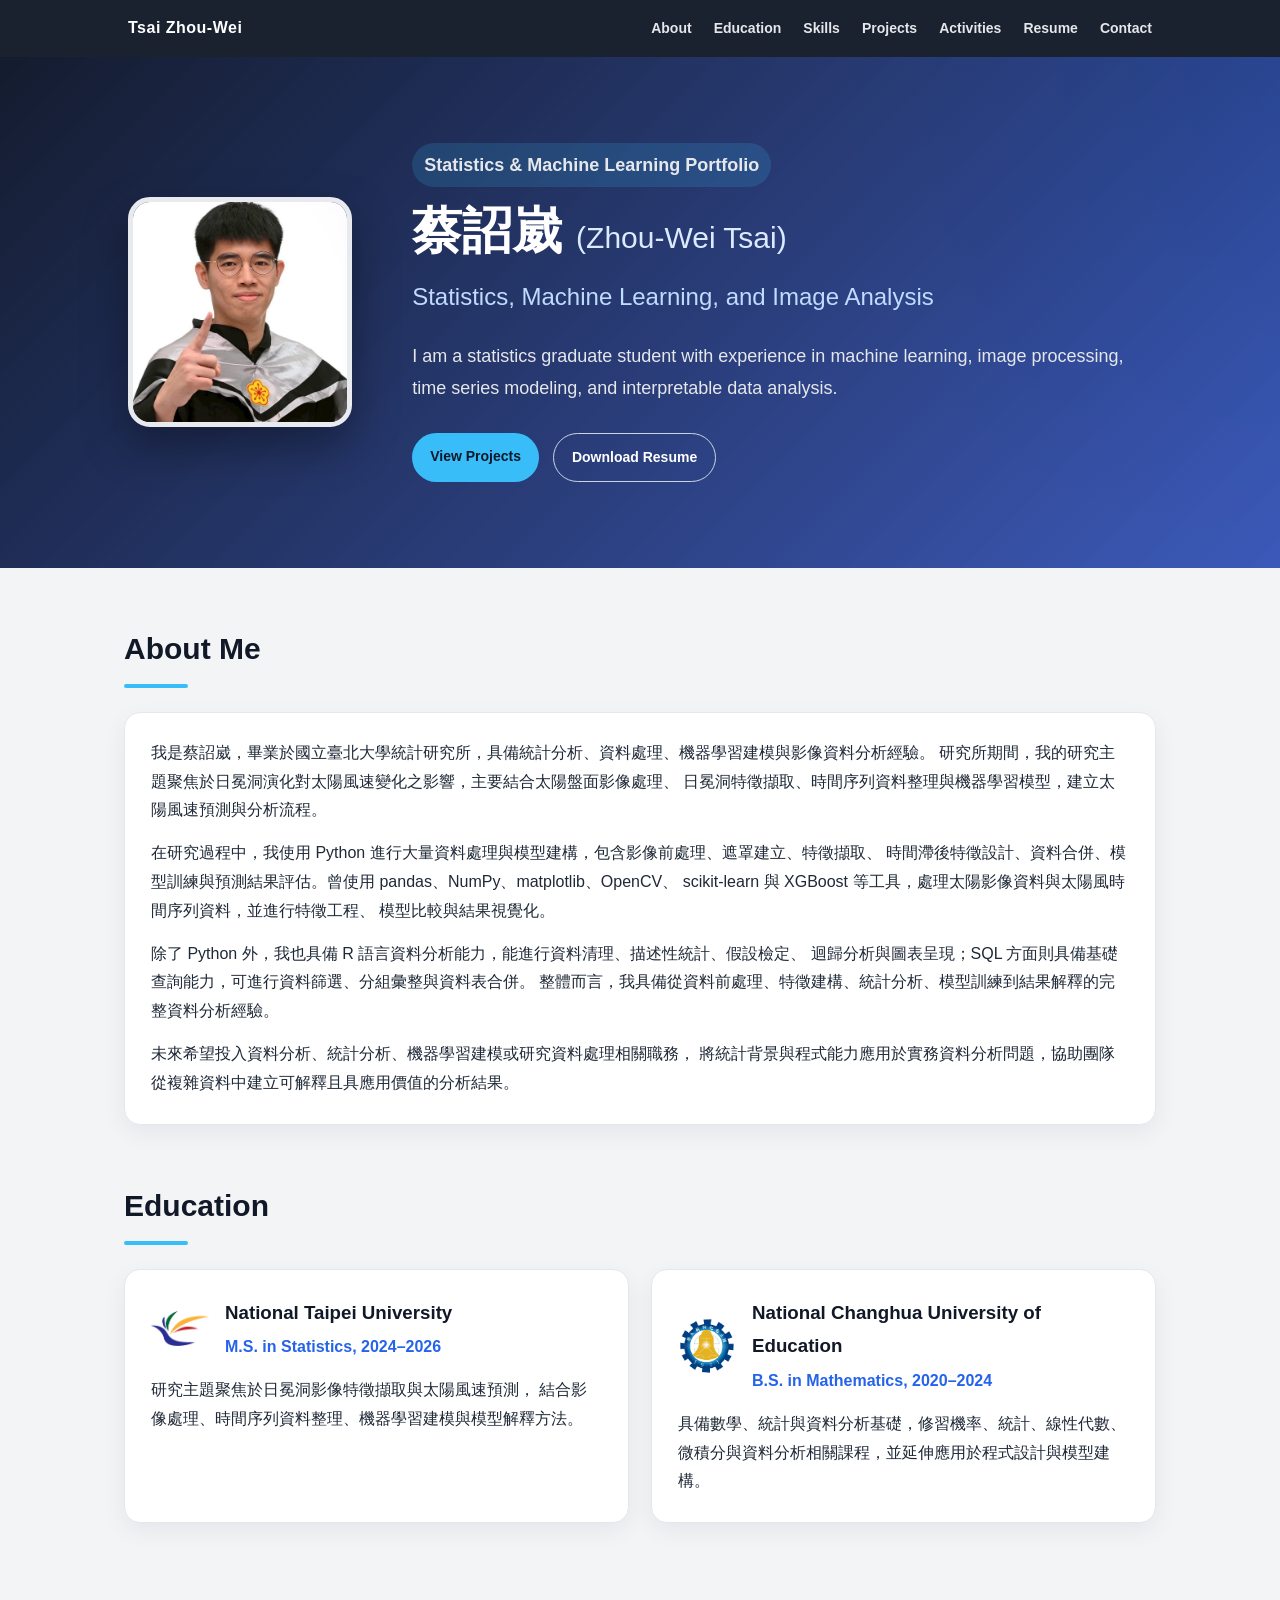
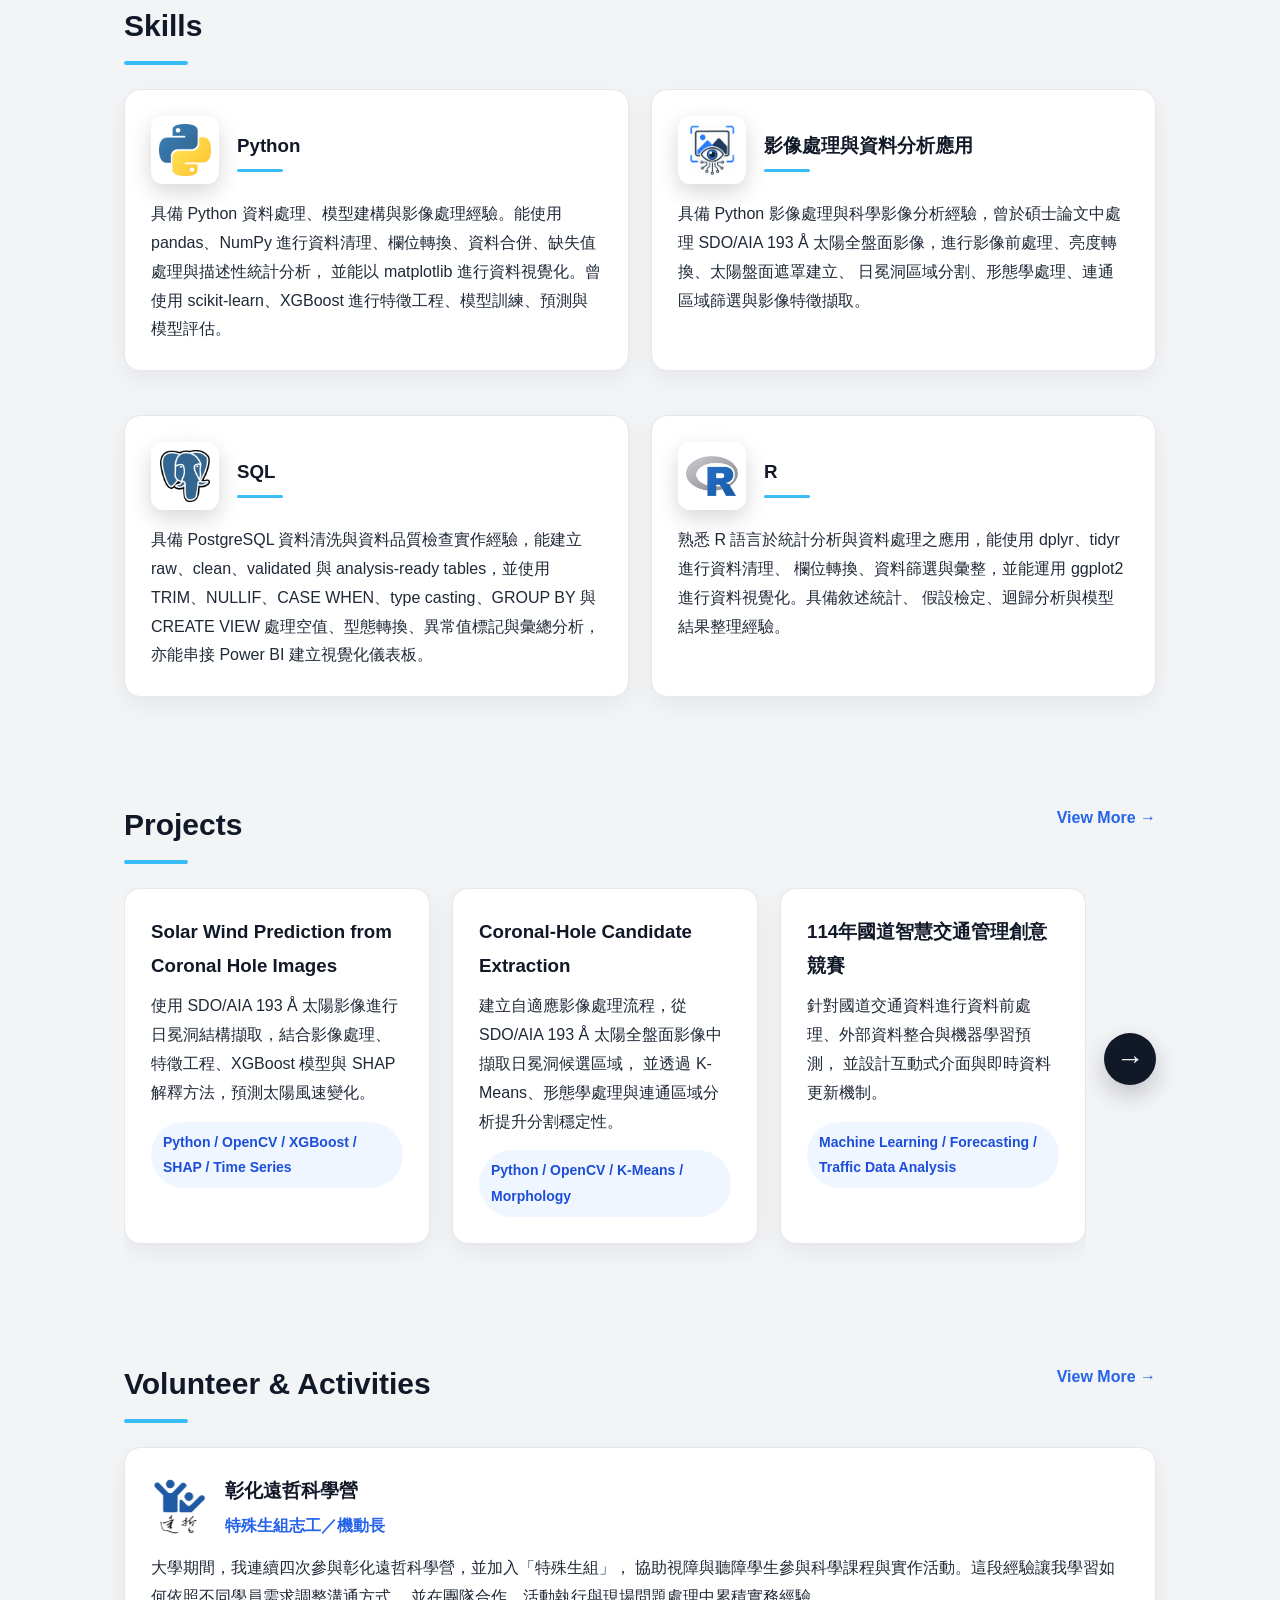
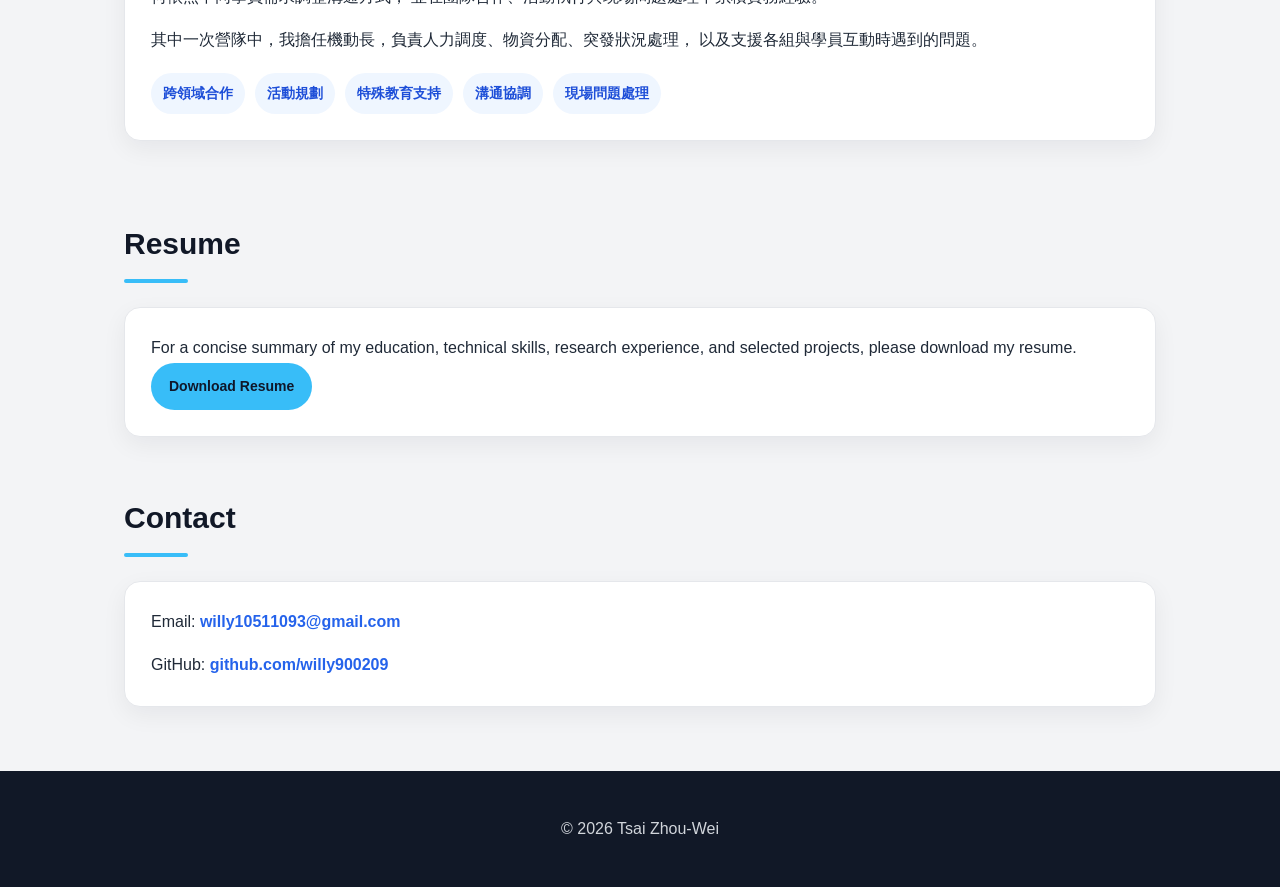
<file: index.html>
<!DOCTYPE html>
<html lang="zh-Hant">
<head>
  <meta charset="UTF-8">
  <meta name="viewport" content="width=device-width, initial-scale=1.0">
  <title>蔡詔崴 | Portfolio</title>
  <link rel="stylesheet" href="style.css">
</head>

<body>

  <nav class="navbar">
    <div class="nav-logo">Tsai Zhou-Wei</div>
    <div class="nav-links">
      <a href="#about">About</a>
      <a href="#education">Education</a>
      <a href="#skills">Skills</a>
      <a href="#projects">Projects</a>
      <a href="#volunteer">Activities</a>
      <a href="assets/resume.pdf" target="_blank">Resume</a>
      <a href="#contact">Contact</a>
    </div>
  </nav>

  <header class="hero">
    <div class="hero-content">
      <img src="./assets/profile.jpg" alt="蔡詔崴 profile photo" class="profile-photo">

      <div class="hero-text">
        <p class="hero-label">Statistics & Machine Learning Portfolio</p>
        <h1>蔡詔崴 <span>(Zhou-Wei Tsai)</span></h1>
        <h2>Statistics, Machine Learning, and Image Analysis</h2>
        <p>
          I am a statistics graduate student with experience in machine learning,
          image processing, time series modeling, and interpretable data analysis.
        </p>

        <div class="hero-buttons">
          <a href="projects.html" class="btn primary-btn">View Projects</a>
          <a href="assets/resume.pdf" target="_blank" class="btn secondary-btn">Download Resume</a>
        </div>
      </div>
    </div>
  </header>

  <section id="about">
    <h2>About Me</h2>

    <div class="content-card">
      <p>
        我是蔡詔崴，畢業於國立臺北大學統計研究所，具備統計分析、資料處理、機器學習建模與影像資料分析經驗。
        研究所期間，我的研究主題聚焦於日冕洞演化對太陽風速變化之影響，主要結合太陽盤面影像處理、
        日冕洞特徵擷取、時間序列資料整理與機器學習模型，建立太陽風速預測與分析流程。
      </p>

      <p>
        在研究過程中，我使用 Python 進行大量資料處理與模型建構，包含影像前處理、遮罩建立、特徵擷取、
        時間滯後特徵設計、資料合併、模型訓練與預測結果評估。曾使用 pandas、NumPy、matplotlib、OpenCV、
        scikit-learn 與 XGBoost 等工具，處理太陽影像資料與太陽風時間序列資料，並進行特徵工程、
        模型比較與結果視覺化。
      </p>

      <p>
        除了 Python 外，我也具備 R 語言資料分析能力，能進行資料清理、描述性統計、假設檢定、
        迴歸分析與圖表呈現；SQL 方面則具備基礎查詢能力，可進行資料篩選、分組彙整與資料表合併。
        整體而言，我具備從資料前處理、特徵建構、統計分析、模型訓練到結果解釋的完整資料分析經驗。
      </p>

      <p>
        未來希望投入資料分析、統計分析、機器學習建模或研究資料處理相關職務，
        將統計背景與程式能力應用於實務資料分析問題，協助團隊從複雜資料中建立可解釋且具應用價值的分析結果。
      </p>
    </div>
  </section>

  <section id="education">
    <h2>Education</h2>

    <div class="two-column">
      <div class="education-card">
        <div class="education-header">
          <img src="./assets/ntpu_logo.png" alt="National Taipei University logo" class="school-logo">

          <div>
            <h3>National Taipei University</h3>
            <p class="education-meta">M.S. in Statistics, 2024–2026</p>
          </div>
        </div>

        <p>
          研究主題聚焦於日冕洞影像特徵擷取與太陽風速預測，
          結合影像處理、時間序列資料整理、機器學習建模與模型解釋方法。
        </p>
      </div>

      <div class="education-card">
        <div class="education-header">
          <img src="./assets/ncue_logo.png" alt="National Changhua University of Education logo" class="school-logo">

          <div>
            <h3>National Changhua University of Education</h3>
            <p class="education-meta">B.S. in Mathematics, 2020–2024</p>
          </div>
        </div>

        <p>
          具備數學、統計與資料分析基礎，修習機率、統計、線性代數、
          微積分與資料分析相關課程，並延伸應用於程式設計與模型建構。
        </p>
      </div>
    </div>
  </section>

<section id="skills">
  <h2>Skills</h2>

  <div class="skill-grid">

    <div class="skill-card">
      <div class="skill-header">
        <img src="./assets/python_logo.jpg" alt="Python logo" class="skill-logo">

        <div>
          <h3>Python</h3>
        </div>
      </div>

      <p>
        具備 Python 資料處理、模型建構與影像處理經驗。能使用 pandas、NumPy
        進行資料清理、欄位轉換、資料合併、缺失值處理與描述性統計分析，
        並能以 matplotlib 進行資料視覺化。曾使用 scikit-learn、XGBoost
        進行特徵工程、模型訓練、預測與模型評估。
      </p>
    </div>

    <div class="skill-card">
      <div class="skill-header">
        <img src="./assets/image_processing_logo.png" alt="Image processing logo" class="skill-logo">

        <div>
          <h3>影像處理與資料分析應用</h3>
        </div>
      </div>

      <p>
        具備 Python 影像處理與科學影像分析經驗，曾於碩士論文中處理
        SDO/AIA 193 Å 太陽全盤面影像，進行影像前處理、亮度轉換、太陽盤面遮罩建立、
        日冕洞區域分割、形態學處理、連通區域篩選與影像特徵擷取。
      </p>
    </div>

    <div class="skill-card">
      <div class="skill-header">
        <img src="./assets/pgadmin_logo.jpg" alt="SQL logo" class="skill-logo">

        <div>
          <h3>SQL</h3>
        </div>
      </div>

      <p>
      具備 PostgreSQL 資料清洗與資料品質檢查實作經驗，能建立 raw、clean、validated 與 analysis-ready tables，並使用 TRIM、NULLIF、CASE WHEN、type casting、GROUP BY 與 CREATE VIEW 處理空值、型態轉換、異常值標記與彙總分析，亦能串接 Power BI 建立視覺化儀表板。
      </p>
    </div>

    <div class="skill-card">
      <div class="skill-header">
        <img src="./assets/R_logo.jpg" alt="R logo" class="skill-logo">

        <div>
          <h3>R</h3>
        </div>
      </div>

      <p>
        熟悉 R 語言於統計分析與資料處理之應用，能使用 dplyr、tidyr 進行資料清理、
        欄位轉換、資料篩選與彙整，並能運用 ggplot2 進行資料視覺化。具備敘述統計、
        假設檢定、迴歸分析與模型結果整理經驗。
      </p>
    </div>

  </div>
</section>

  <section id="projects">
    <div class="section-title-row">
      <h2>Projects</h2>
      <a href="projects.html" class="view-more">View More →</a>
    </div>

    <div class="project-carousel">
      <div class="project-window" id="projectWindow">
        <div class="project-grid" id="homeProjectGrid">

          <div class="project-card">
            <h3>Solar Wind Prediction from Coronal Hole Images</h3>
            <p>
              使用 SDO/AIA 193 Å 太陽影像進行日冕洞結構擷取，結合影像處理、
              特徵工程、XGBoost 模型與 SHAP 解釋方法，預測太陽風速變化。
            </p>
            <p class="tags">Python / OpenCV / XGBoost / SHAP / Time Series</p>
          </div>

          <div class="project-card">
            <h3>Coronal-Hole Candidate Extraction</h3>
            <p>
              建立自適應影像處理流程，從 SDO/AIA 193 Å 太陽全盤面影像中擷取日冕洞候選區域，
              並透過 K-Means、形態學處理與連通區域分析提升分割穩定性。
            </p>
            <p class="tags">Python / OpenCV / K-Means / Morphology</p>
          </div>

          <div class="project-card">
            <h3>114年國道智慧交通管理創意競賽</h3>
            <p>
              針對國道交通資料進行資料前處理、外部資料整合與機器學習預測，
              並設計互動式介面與即時資料更新機制。
            </p>
            <p class="tags">Machine Learning / Forecasting / Traffic Data Analysis</p>
          </div>

          <div class="project-card">
            <h3>Clinical Data Analysis with Propensity Score Methods</h3>
            <p>
              針對臨床觀察性資料進行 treatment effect 分析，使用 Propensity Score
              regression、matching、stratification、IPTW、Bootstrap CI 與 Bayesian methods
              比較不同方法下的估計結果。
            </p>
            <p class="tags">R / Propensity Score / Bootstrap / Bayesian Analysis</p>
          </div>

          <div class="project-card">
            <h3>Time Series Modeling</h3>
            <p>
              建立 SARIMA 模型，進行模型識別、參數估計、殘差診斷與外部預測，
              並比較 AIC/BIC 與不同模型設定下的預測表現。
            </p>
            <p class="tags">R / SARIMA / Forecasting / Model Diagnostics</p>
          </div>

        </div>
      </div>

      <button class="project-arrow" id="nextHomeProject" aria-label="Next project">
        <span class="arrow-icon">→</span>
      </button>
    </div>
  </section>

  <section id="volunteer">
    <div class="section-title-row">
      <h2>Volunteer & Activities</h2>
      <a href="activities.html" class="view-more">View More →</a>
    </div>

    <div class="one-column">
      <div class="education-card volunteer-card">
        <div class="education-header">
          <img src="./assets/logo.png" alt="彰化遠哲科學營 logo" class="school-logo">

          <div>
            <h3>彰化遠哲科學營</h3>
            <p class="education-meta">特殊生組志工／機動長</p>
          </div>
        </div>

        <p>
          大學期間，我連續四次參與彰化遠哲科學營，並加入「特殊生組」，
          協助視障與聽障學生參與科學課程與實作活動。這段經驗讓我學習如何依照不同學員需求調整溝通方式，
          並在團隊合作、活動執行與現場問題處理中累積實務經驗。
        </p>

        <p>
          其中一次營隊中，我擔任機動長，負責人力調度、物資分配、突發狀況處理，
          以及支援各組與學員互動時遇到的問題。
        </p>

        <div class="skill-tags">
          <span>跨領域合作</span>
          <span>活動規劃</span>
          <span>特殊教育支持</span>
          <span>溝通協調</span>
          <span>現場問題處理</span>
        </div>
      </div>
    </div>
  </section>
  
  <section id="resume">
    <h2>Resume</h2>

    <div class="resume-card">
      <p>
        For a concise summary of my education, technical skills, research experience, and selected projects, please download my resume.
      <a href="assets/resume.pdf" target="_blank" class="btn primary-btn">Download Resume</a>
    </div>
  </section>

  <section id="contact">
    <h2>Contact</h2>

    <div class="contact-card">
      <p>Email: <a href="mailto:willy10511093@gmail.com">willy10511093@gmail.com</a></p>
      <p>GitHub: <a href="https://github.com/willy900209" target="_blank">github.com/willy900209</a></p>
    </div>
  </section>

  <footer>
    <p>© 2026 Tsai Zhou-Wei</p>
  </footer>

  <script>
    document.addEventListener("DOMContentLoaded", () => {
      /* Home page project carousel */
      const homeProjectCards = Array.from(document.querySelectorAll("#homeProjectGrid .project-card"));
      const nextHomeProjectButton = document.getElementById("nextHomeProject");
      const projectWindow = document.getElementById("projectWindow");

      const visibleProjectCount = 3;
      let currentProjectStart = 0;

      function updateHomeProjects() {
        homeProjectCards.forEach((card) => {
          card.classList.remove("is-visible");
          card.style.order = "";
        });

        const totalProjects = homeProjectCards.length;
        const count = Math.min(visibleProjectCount, totalProjects);

        for (let i = 0; i < count; i++) {
          const index = (currentProjectStart + i) % totalProjects;
          homeProjectCards[index].classList.add("is-visible");
          homeProjectCards[index].style.order = i;
        }
      }

      if (homeProjectCards.length > 0 && nextHomeProjectButton && projectWindow) {
        nextHomeProjectButton.addEventListener("click", () => {
          currentProjectStart = (currentProjectStart + 1) % homeProjectCards.length;

          projectWindow.classList.remove("is-animating");
          void projectWindow.offsetWidth;
          projectWindow.classList.add("is-animating");

          const arrowIcon = nextHomeProjectButton.querySelector(".arrow-icon");
          if (arrowIcon) {
            arrowIcon.classList.remove("rotate");
            void arrowIcon.offsetWidth;
            arrowIcon.classList.add("rotate");
          }

          updateHomeProjects();
        });

        updateHomeProjects();
      }

      /* Volunteer gallery carousel */
      const volunteerGallery = document.querySelector(".volunteer-gallery-block");

      const volunteerImages = volunteerGallery
        ? Array.from(volunteerGallery.querySelectorAll(".gallery-image"))
        : [];

      const volunteerPrev = volunteerGallery
        ? volunteerGallery.querySelector(".gallery-prev")
        : null;

      const volunteerNext = volunteerGallery
        ? volunteerGallery.querySelector(".gallery-next")
        : null;

      let volunteerStartIndex = 0;

      function getVolunteerVisibleCount() {
        return window.innerWidth <= 768 ? 1 : 3;
      }

      function updateVolunteerGallery() {
        volunteerImages.forEach((img) => {
          img.classList.remove("is-visible");
          img.style.order = "";
        });

        const totalImages = volunteerImages.length;
        const count = Math.min(getVolunteerVisibleCount(), totalImages);

        for (let i = 0; i < count; i++) {
          const index = (volunteerStartIndex + i) % totalImages;
          volunteerImages[index].classList.add("is-visible");
          volunteerImages[index].style.order = i;
        }
      }

      function spinGalleryArrow(button) {
        const icon = button.querySelector(".gallery-icon");

        if (!icon) return;

        icon.classList.remove("rotate");
        void icon.offsetWidth;
        icon.classList.add("rotate");
      }

      if (volunteerImages.length > 0 && volunteerPrev && volunteerNext) {
        volunteerPrev.addEventListener("click", () => {
          volunteerStartIndex =
            (volunteerStartIndex - 1 + volunteerImages.length) % volunteerImages.length;

          spinGalleryArrow(volunteerPrev);
          updateVolunteerGallery();
        });

        volunteerNext.addEventListener("click", () => {
          volunteerStartIndex =
            (volunteerStartIndex + 1) % volunteerImages.length;

          spinGalleryArrow(volunteerNext);
          updateVolunteerGallery();
        });

        window.addEventListener("resize", updateVolunteerGallery);

        updateVolunteerGallery();
      }
    });
  </script>

</body>
</html>
</file>
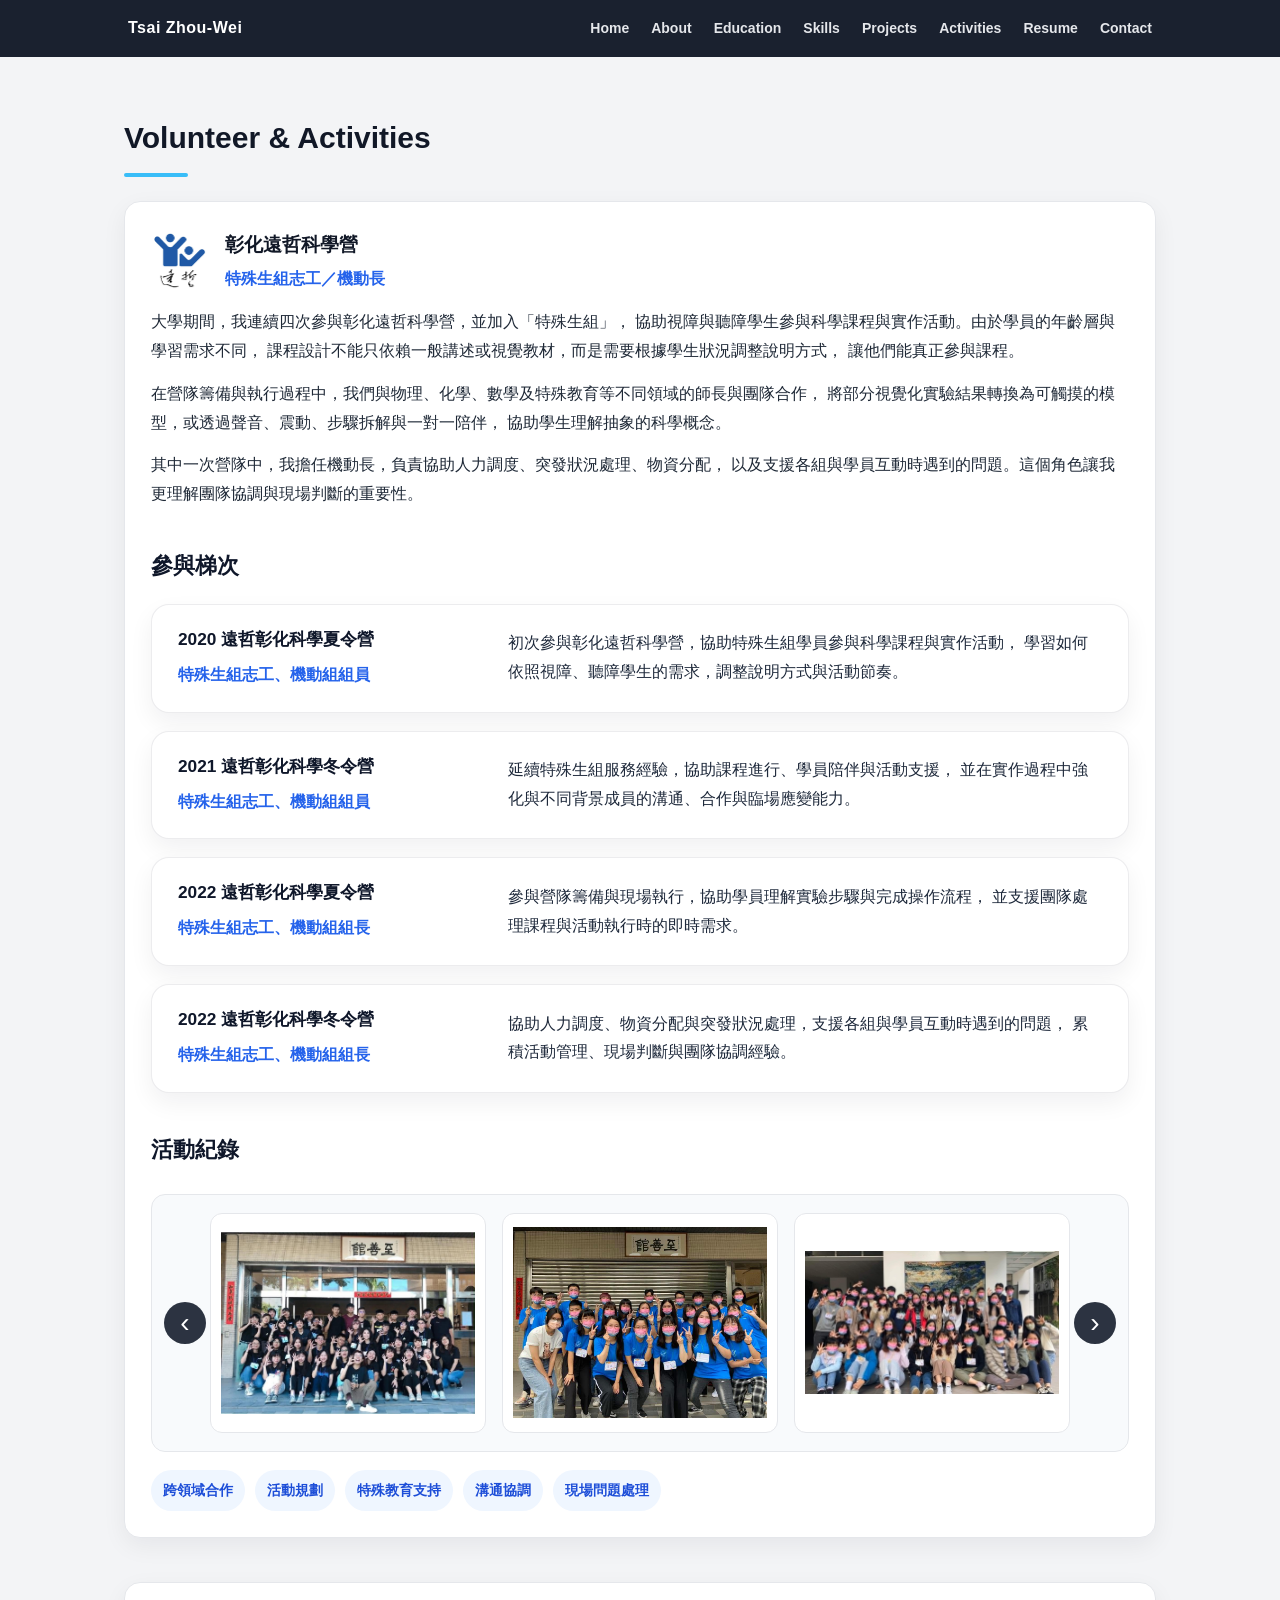
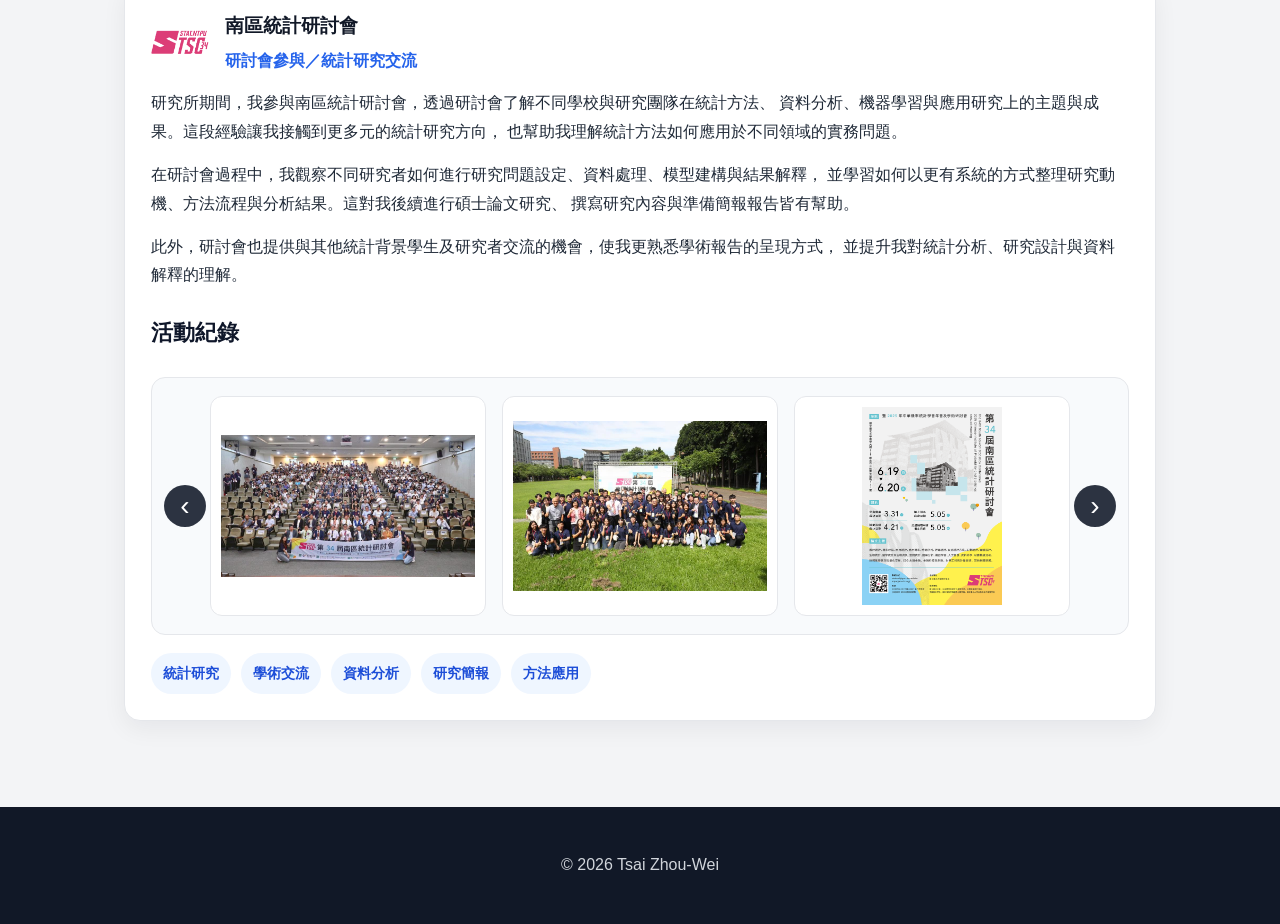
<file: activities.html>
<!DOCTYPE html>
<html lang="zh-Hant">
<head>
  <meta charset="UTF-8">
  <meta name="viewport" content="width=device-width, initial-scale=1.0">
  <title>Activities | 蔡詔崴</title>
  <link rel="stylesheet" href="style.css">
</head>

<body>

  <nav class="navbar">
    <div class="nav-logo">Tsai Zhou-Wei</div>
    <div class="nav-links">
      <a href="index.html">Home</a>
      <a href="index.html#about">About</a>
      <a href="index.html#education">Education</a>
      <a href="index.html#skills">Skills</a>
      <a href="projects.html">Projects</a>
      <a href="activities.html">Activities</a>
      <a href="assets/resume.pdf" target="_blank">Resume</a>
      <a href="index.html#contact">Contact</a>
    </div>
  </nav>

  <section id="activities">
    <h2>Volunteer & Activities</h2>

    <div class="one-column">

      <!-- 彰化遠哲科學營 -->
      <div class="education-card volunteer-card">
        <div class="education-header">
          <img src="./assets/logo.png" alt="彰化遠哲科學營 logo" class="school-logo">

          <div>
            <h3>彰化遠哲科學營</h3>
            <p class="education-meta">特殊生組志工／機動長</p>
          </div>
        </div>

        <p>
          大學期間，我連續四次參與彰化遠哲科學營，並加入「特殊生組」，
          協助視障與聽障學生參與科學課程與實作活動。由於學員的年齡層與學習需求不同，
          課程設計不能只依賴一般講述或視覺教材，而是需要根據學生狀況調整說明方式，
          讓他們能真正參與課程。
        </p>

        <p>
          在營隊籌備與執行過程中，我們與物理、化學、數學及特殊教育等不同領域的師長與團隊合作，
          將部分視覺化實驗結果轉換為可觸摸的模型，或透過聲音、震動、步驟拆解與一對一陪伴，
          協助學生理解抽象的科學概念。
        </p>

        <p>
          其中一次營隊中，我擔任機動長，負責協助人力調度、突發狀況處理、物資分配，
          以及支援各組與學員互動時遇到的問題。這個角色讓我更理解團隊協調與現場判斷的重要性。
        </p>

        <div class="volunteer-camp-block">
          <h4>參與梯次</h4>

          <div class="volunteer-camp-list">
            <div class="volunteer-camp-row">
              <div class="camp-info">
                <h3>2020 遠哲彰化科學夏令營</h3>
                <p class="education-meta">特殊生組志工、機動組組員</p>
              </div>

              <div class="camp-description">
                <p>
                  初次參與彰化遠哲科學營，協助特殊生組學員參與科學課程與實作活動，
                  學習如何依照視障、聽障學生的需求，調整說明方式與活動節奏。
                </p>
              </div>
            </div>

            <div class="volunteer-camp-row">
              <div class="camp-info">
                <h3>2021 遠哲彰化科學冬令營</h3>
                <p class="education-meta">特殊生組志工、機動組組員</p>
              </div>

              <div class="camp-description">
                <p>
                  延續特殊生組服務經驗，協助課程進行、學員陪伴與活動支援，
                  並在實作過程中強化與不同背景成員的溝通、合作與臨場應變能力。
                </p>
              </div>
            </div>

            <div class="volunteer-camp-row">
              <div class="camp-info">
                <h3>2022 遠哲彰化科學夏令營</h3>
                <p class="education-meta">特殊生組志工、機動組組長</p>
              </div>

              <div class="camp-description">
                <p>
                  參與營隊籌備與現場執行，協助學員理解實驗步驟與完成操作流程，
                  並支援團隊處理課程與活動執行時的即時需求。
                </p>
              </div>
            </div>

            <div class="volunteer-camp-row">
              <div class="camp-info">
                <h3>2022 遠哲彰化科學冬令營</h3>
                <p class="education-meta">特殊生組志工、機動組組長</p>
              </div>

              <div class="camp-description">
                <p>
                  協助人力調度、物資分配與突發狀況處理，支援各組與學員互動時遇到的問題，
                  累積活動管理、現場判斷與團隊協調經驗。
                </p>
              </div>
            </div>
          </div>
        </div>

        <div class="volunteer-gallery-block">
          <h4>活動紀錄</h4>

          <div class="project-media">
            <div class="project-gallery">
              <button class="gallery-btn gallery-prev" type="button" aria-label="Previous image">
                <span class="gallery-icon">‹</span>
              </button>

              <div class="gallery-stage">
                <img src="./assets/volunteer/fig1.jpg" alt="彰化遠哲科學營活動照片 1" class="gallery-image is-visible">
                <img src="./assets/volunteer/fig2.jpg" alt="彰化遠哲科學營活動照片 2" class="gallery-image is-visible">
                <img src="./assets/volunteer/fig3.jpg" alt="彰化遠哲科學營活動照片 3" class="gallery-image is-visible">
                <img src="./assets/volunteer/fig4.jpg" alt="彰化遠哲科學營活動照片 4" class="gallery-image">
                <img src="./assets/volunteer/fig5.jpg" alt="彰化遠哲科學營活動照片 5" class="gallery-image">
                <img src="./assets/volunteer/fig6.jpg" alt="彰化遠哲科學營活動照片 6" class="gallery-image">
              </div>

              <button class="gallery-btn gallery-next" type="button" aria-label="Next image">
                <span class="gallery-icon">›</span>
              </button>
            </div>
          </div>
        </div>

        <div class="skill-tags">
          <span>跨領域合作</span>
          <span>活動規劃</span>
          <span>特殊教育支持</span>
          <span>溝通協調</span>
          <span>現場問題處理</span>
        </div>
      </div>


      <!-- 南區統計研討會 -->
      <div class="education-card volunteer-card">
        <div class="education-header">
          <img src="./assets/south_statistics_logo.png" alt="南區統計研討會 logo" class="school-logo">

          <div>
            <h3>南區統計研討會</h3>
            <p class="education-meta">研討會參與／統計研究交流</p>
          </div>
        </div>

        <p>
          研究所期間，我參與南區統計研討會，透過研討會了解不同學校與研究團隊在統計方法、
          資料分析、機器學習與應用研究上的主題與成果。這段經驗讓我接觸到更多元的統計研究方向，
          也幫助我理解統計方法如何應用於不同領域的實務問題。
        </p>

        <p>
          在研討會過程中，我觀察不同研究者如何進行研究問題設定、資料處理、模型建構與結果解釋，
          並學習如何以更有系統的方式整理研究動機、方法流程與分析結果。這對我後續進行碩士論文研究、
          撰寫研究內容與準備簡報報告皆有幫助。
        </p>

        <p>
          此外，研討會也提供與其他統計背景學生及研究者交流的機會，使我更熟悉學術報告的呈現方式，
          並提升我對統計分析、研究設計與資料解釋的理解。
        </p>

        <div class="volunteer-gallery-block">
          <h4>活動紀錄</h4>

          <div class="project-media">
            <div class="project-gallery">
              <button class="gallery-btn gallery-prev" type="button" aria-label="Previous image">
                <span class="gallery-icon">‹</span>
              </button>

              <div class="gallery-stage">
                <img src="./assets/volunteer/south_statisticsfig1.jpg" alt="南區統計研討會活動照片 1" class="gallery-image is-visible">
                <img src="./assets/volunteer/south_statisticsfig2.jpg" alt="南區統計研討會活動照片 2" class="gallery-image is-visible">
                <img src="./assets/volunteer/south_statisticsfig3.png" alt="南區統計研討會活動照片 3" class="gallery-image is-visible">
                <img src="./assets/volunteer/south_statisticsfig4.jpg" alt="南區統計研討會活動照片 4" class="gallery-image">
                <img src="./assets/volunteer/south_statisticsfig5.jpg" alt="南區統計研討會活動照片 5" class="gallery-image">
              </div>

              <button class="gallery-btn gallery-next" type="button" aria-label="Next image">
                <span class="gallery-icon">›</span>
              </button>
            </div>
          </div>
        </div>

        <div class="skill-tags">
          <span>統計研究</span>
          <span>學術交流</span>
          <span>資料分析</span>
          <span>研究簡報</span>
          <span>方法應用</span>
        </div>
      </div>

    </div>
  </section>

  <footer>
    <p>© 2026 Tsai Zhou-Wei</p>
  </footer>

  <script>
    document.addEventListener("DOMContentLoaded", () => {
      const galleryBlocks = document.querySelectorAll(".volunteer-gallery-block");

      function getVisibleCount() {
        return window.innerWidth <= 768 ? 1 : 3;
      }

      function spinGalleryArrow(button) {
        const icon = button.querySelector(".gallery-icon");

        if (!icon) return;

        icon.classList.remove("rotate");
        void icon.offsetWidth;
        icon.classList.add("rotate");
      }

      galleryBlocks.forEach((galleryBlock) => {
        const images = Array.from(galleryBlock.querySelectorAll(".gallery-image"));
        const prevButton = galleryBlock.querySelector(".gallery-prev");
        const nextButton = galleryBlock.querySelector(".gallery-next");

        let startIndex = 0;

        function updateGallery() {
          images.forEach((img) => {
            img.classList.remove("is-visible");
            img.style.order = "";
          });

          const totalImages = images.length;
          const count = Math.min(getVisibleCount(), totalImages);

          for (let i = 0; i < count; i++) {
            const index = (startIndex + i) % totalImages;
            images[index].classList.add("is-visible");
            images[index].style.order = i;
          }
        }

        if (images.length > 0 && prevButton && nextButton) {
          prevButton.addEventListener("click", () => {
            startIndex = (startIndex - 1 + images.length) % images.length;

            spinGalleryArrow(prevButton);
            updateGallery();
          });

          nextButton.addEventListener("click", () => {
            startIndex = (startIndex + 1) % images.length;

            spinGalleryArrow(nextButton);
            updateGallery();
          });

          window.addEventListener("resize", updateGallery);

          updateGallery();
        }
      });
    });
  </script>

</body>
</html>
</file>
<file: style.css>
* {
  box-sizing: border-box;
}

html {
  scroll-behavior: smooth;
}

body {
  margin: 0;
  font-family: Arial, "Noto Sans TC", sans-serif;
  line-height: 1.8;
  color: #1f2937;
  background: #f3f4f6;
}

/* Navbar */
.navbar {
  position: sticky;
  top: 0;
  z-index: 100;
  background: rgba(17, 24, 39, 0.96);
  color: white;
  padding: 14px 10%;
  display: flex;
  justify-content: space-between;
  align-items: center;
  backdrop-filter: blur(8px);
}

.nav-logo {
  font-weight: 700;
  letter-spacing: 0.5px;
}

.nav-links {
  display: flex;
  gap: 22px;
  flex-wrap: wrap;
}

.nav-links a {
  color: #e5e7eb;
  text-decoration: none;
  font-size: 14px;
  font-weight: 600;
}

.nav-links a:hover {
  color: #38bdf8;
}

/* Hero */
.hero {
  background:
    linear-gradient(135deg, rgba(15, 23, 42, 0.98), rgba(30, 64, 175, 0.86)),
    radial-gradient(circle at top right, rgba(56, 189, 248, 0.35), transparent 35%);
  color: white;
  padding: 86px 10%;
}

.hero-content {
  display: flex;
  align-items: center;
  gap: 60px;
  max-width: 1180px;
  margin: 0 auto;
}

.profile-photo {
  width: 230px;
  height: 230px;
  object-fit: cover;
  border-radius: 22px;
  border: 5px solid rgba(255, 255, 255, 0.9);
  box-shadow: 0 20px 45px rgba(0, 0, 0, 0.35);
}

.hero-label {
  display: inline-block;
  margin: 0 0 16px;
  padding: 6px 12px;
  border-radius: 999px;
  background: rgba(56, 189, 248, 0.16);
  color: #bae6fd;
  font-size: 14px;
  font-weight: 700;
}

.hero-text h1 {
  font-size: 50px;
  line-height: 1.15;
  margin: 0 0 14px;
}

.hero-text h1 span {
  font-size: 30px;
  color: #dbeafe;
  font-weight: 500;
}

.hero-text h2 {
  font-size: 24px;
  font-weight: 500;
  color: #bfdbfe;
  margin: 0 0 22px;
}

.hero-text p {
  max-width: 760px;
  font-size: 18px;
  color: #e5e7eb;
}

.hero-buttons {
  display: flex;
  gap: 14px;
  margin-top: 28px;
  flex-wrap: wrap;
}

.btn {
  display: inline-block;
  padding: 11px 18px;
  border-radius: 999px;
  font-weight: 700;
  text-decoration: none;
  font-size: 14px;
}

.primary-btn {
  background: #38bdf8;
  color: #0f172a;
}

.primary-btn:hover {
  background: #7dd3fc;
  text-decoration: none;
}

.secondary-btn {
  border: 1px solid #cbd5e1;
  color: white;
}

.secondary-btn:hover {
  background: rgba(255, 255, 255, 0.12);
  text-decoration: none;
}

/* Sections */
section {
  max-width: 1080px;
  margin: 54px auto;
  padding: 0 24px;
}

section h2 {
  font-size: 30px;
  margin-bottom: 24px;
  color: #111827;
  position: relative;
}

section h2::after {
  content: "";
  display: block;
  width: 64px;
  height: 4px;
  background: #38bdf8;
  margin-top: 8px;
  border-radius: 999px;
}

/* Shared cards */
.content-card,
.education-card,
.skill-card,
.project-card,
.resume-card,
.contact-card {
  background: white;
  padding: 26px;
  margin-bottom: 22px;
  border-radius: 16px;
  border: 1px solid #e5e7eb;
  box-shadow: 0 8px 24px rgba(15, 23, 42, 0.06);
}

/* index.html 保持原本 hover 上浮效果 */
.education-card,
.skill-card,
.project-card {
  transition: transform 0.18s ease, box-shadow 0.18s ease;
}

.education-card:hover,
.skill-card:hover,
.project-card:hover {
  transform: translateY(-4px);
  box-shadow: 0 16px 34px rgba(15, 23, 42, 0.12);
}

.content-card p,
.education-card p,
.skill-card p,
.project-card p,
.resume-card p,
.contact-card p {
  margin-top: 0;
  margin-bottom: 14px;
}

.content-card p:last-child,
.education-card p:last-child,
.skill-card p:last-child,
.project-card p:last-child,
.resume-card p:last-child,
.contact-card p:last-child {
  margin-bottom: 0;
}

.education-card h3,
.skill-card h3,
.project-card h3 {
  margin-top: 0;
  margin-bottom: 10px;
  color: #111827;
}

/* Layout */
.one-column {
  display: grid;
  grid-template-columns: 1fr;
  gap: 22px;
}

.two-column {
  display: grid;
  grid-template-columns: repeat(2, 1fr);
  gap: 22px;
}

.skill-grid {
  display: grid;
  grid-template-columns: repeat(2, 1fr);
  gap: 22px;
}

.project-grid {
  display: grid;
  grid-template-columns: repeat(3, 1fr);
  gap: 22px;
}

/* Education */
.education-meta {
  color: #2563eb;
  font-weight: 700;
  margin-bottom: 12px;
}

.education-header {
  display: flex;
  align-items: center;
  gap: 16px;
  margin-bottom: 14px;
}

.school-logo {
  width: 58px;
  height: 58px;
  object-fit: contain;
  flex-shrink: 0;
}

.education-header h3 {
  margin: 0 0 4px;
}

.education-header .education-meta {
  margin: 0;
}

/* Skills */
.skill-card h3::after {
  content: "";
  display: block;
  width: 46px;
  height: 3px;
  background: #38bdf8;
  margin-top: 6px;
  border-radius: 999px;
}

/* Projects */
.section-title-row {
  display: flex;
  justify-content: space-between;
  align-items: center;
  margin-bottom: 24px;
}

.section-title-row h2 {
  margin-bottom: 0;
}

.view-more {
  color: #2563eb;
  font-weight: 700;
  text-decoration: none;
}

.view-more:hover {
  text-decoration: underline;
}

.tags {
  display: inline-block;
  margin-top: 12px;
  padding: 8px 12px;
  background: #eff6ff;
  color: #1d4ed8;
  border-radius: 999px;
  font-size: 14px;
  font-weight: 700;
}

/* Project footer: tags left, PDF button right */
.project-footer {
  display: flex;
  justify-content: space-between;
  align-items: center;
  gap: 16px;
  margin-top: 18px;
}

.project-footer .tags {
  margin: 0;
}

.project-footer .pdf-btn {
  margin-left: auto;
  flex-shrink: 0;
}

/* Links */
section a {
  color: #2563eb;
  font-weight: 700;
  text-decoration: none;
}

section a:hover {
  text-decoration: underline;
}

/* Footer */
footer {
  margin-top: 64px;
  padding: 28px;
  text-align: center;
  color: #d1d5db;
  background: #111827;
}

/* Home page project carousel */
.project-carousel {
  display: grid;
  grid-template-columns: 1fr auto;
  align-items: start;
  gap: 18px;
}

.project-window {
  overflow: hidden;
  min-height: 390px;
}

#homeProjectGrid {
  display: grid;
  grid-template-columns: repeat(3, 1fr);
  gap: 22px;
}

#homeProjectGrid .project-card {
  display: none;
  min-height: 350px;
}

#homeProjectGrid .project-card.is-visible {
  display: block;
}

.project-window.is-animating .project-card.is-visible {
  animation: slideFadeIn 0.35s ease;
}

.project-arrow {
  width: 52px;
  height: 52px;
  margin-top: 145px;
  border: none;
  border-radius: 50%;
  background: #111827;
  color: white;
  font-size: 28px;
  cursor: pointer;
  box-shadow: 0 10px 24px rgba(15, 23, 42, 0.22);
  transition: background-color 0.25s ease;
  display: flex;
  align-items: center;
  justify-content: center;
}

.project-arrow:hover {
  background: #2563eb;
}

.arrow-icon {
  display: inline-block;
  line-height: 1;
}

.arrow-icon.rotate {
  animation: arrowSpin 0.35s ease;
}

/* Image gallery: show 3 images at a time */
.project-media {
  width: 100%;
  max-width: 100%;
  margin: 24px 0 18px;
}

.project-gallery {
  position: relative;
  width: 100%;
  max-width: 100%;
  box-sizing: border-box;
  background: #f8fafc;
  border: 1px solid #e5e7eb;
  border-radius: 14px;
  overflow: hidden;
  padding: 18px 58px;
}

.gallery-stage {
  display: grid;
  grid-template-columns: repeat(3, minmax(0, 1fr));
  gap: 16px;
  width: 100%;
  max-width: 100%;
  box-sizing: border-box;
  align-items: center;
}

.gallery-image {
  display: none;
  width: 100%;
  max-width: 100%;
  height: 220px;
  object-fit: contain;
  padding: 10px;
  background: white;
  border-radius: 12px;
  border: 1px solid #e5e7eb;
  box-sizing: border-box;
}

.gallery-image.is-visible {
  display: block;
  animation: galleryFadeIn 0.35s ease;
}

.gallery-btn {
  position: absolute;
  top: 50%;
  transform: translateY(-50%);
  z-index: 5;
  width: 42px;
  height: 42px;
  border: none;
  border-radius: 50%;
  background: rgba(17, 24, 39, 0.88);
  color: white;
  font-size: 28px;
  cursor: pointer;
  display: flex;
  align-items: center;
  justify-content: center;
}

.gallery-prev {
  left: 12px;
}

.gallery-next {
  right: 12px;
}

.gallery-btn:hover {
  background: #2563eb;
}

.gallery-icon {
  display: inline-block;
  line-height: 1;
}

.gallery-icon.rotate {
  animation: galleryArrowSpin 0.35s ease;
}

/* Volunteer */
#volunteer {
  max-width: 1080px;
  margin: 54px auto;
  padding: 0 24px;
}

.volunteer-card {
  width: 100%;
  max-width: 100%;
  overflow: hidden;
}

.volunteer-gallery-block {
  width: 100%;
  max-width: 100%;
  margin-top: 24px;
}

.volunteer-gallery-block h4 {
  margin: 0 0 14px;
  font-size: 20px;
  color: #111827;
}

.skill-tags {
  display: flex;
  flex-wrap: wrap;
  gap: 10px;
  margin-top: 18px;
}

.skill-tags span {
  display: inline-block;
  padding: 8px 12px;
  background: #eff6ff;
  color: #1d4ed8;
  border-radius: 999px;
  font-size: 14px;
  font-weight: 700;
}

/* Project actions */
.project-actions {
  margin-top: 14px;
  display: flex;
  justify-content: flex-start;
}

.pdf-btn {
  display: inline-block;
  padding: 10px 16px;
  border-radius: 999px;
  background: #111827;
  color: white;
  font-weight: 700;
  text-decoration: none;
  font-size: 14px;
}

.pdf-btn:hover {
  background: #2563eb;
  text-decoration: none;
}

/* Animations */
@keyframes arrowSpin {
  from {
    transform: rotate(0deg);
  }

  to {
    transform: rotate(360deg);
  }
}

@keyframes slideFadeIn {
  from {
    opacity: 0;
    transform: translateX(24px);
  }

  to {
    opacity: 1;
    transform: translateX(0);
  }
}

@keyframes galleryFadeIn {
  from {
    opacity: 0;
    transform: translateX(18px);
  }

  to {
    opacity: 1;
    transform: translateX(0);
  }
}

@keyframes galleryArrowSpin {
  from {
    transform: rotate(0deg);
  }

  to {
    transform: rotate(360deg);
  }
}

/* Tablet */
@media (max-width: 900px) {
  .project-grid {
    grid-template-columns: 1fr;
  }

  .skill-grid,
  .two-column {
    grid-template-columns: 1fr;
  }

  .project-carousel {
    grid-template-columns: 1fr;
  }

  .project-window {
    min-height: auto;
  }

  #homeProjectGrid {
    grid-template-columns: 1fr;
  }

  #homeProjectGrid .project-card {
    min-height: auto;
  }

  .project-arrow {
    justify-self: center;
    margin-top: 10px;
  }
}

/* Mobile */
@media (max-width: 768px) {
  .navbar {
    align-items: flex-start;
    gap: 12px;
    flex-direction: column;
  }

  .nav-links {
    gap: 12px;
  }

  .hero {
    padding: 60px 8%;
  }

  .hero-content {
    flex-direction: column;
    align-items: flex-start;
    gap: 32px;
  }

  .hero-text h1 {
    font-size: 38px;
  }

  .hero-text h1 span {
    display: block;
    font-size: 22px;
    margin-top: 6px;
  }

  .profile-photo {
    width: 180px;
    height: 180px;
  }

  section {
    margin: 38px auto;
  }

  .section-title-row {
    align-items: flex-start;
    flex-direction: column;
    gap: 8px;
  }

  .project-gallery {
    padding: 16px 52px;
  }

  .gallery-stage {
    grid-template-columns: 1fr;
    min-height: 220px;
  }

  .gallery-image {
    height: 220px;
  }

  .gallery-btn {
    width: 38px;
    height: 38px;
    font-size: 26px;
  }

  .project-footer {
    flex-direction: column;
    align-items: flex-start;
  }

  .project-footer .pdf-btn {
    margin-left: 0;
  }
}

/* ===============================
   Volunteer camp rows
   =============================== */

.volunteer-camp-block {
  margin-top: 38px;
  margin-bottom: 38px;
}

.volunteer-camp-block h4,
.volunteer-gallery-block h4 {
  font-size: 1.35rem;
  margin-bottom: 18px;
  color: #0f172a;
}

.volunteer-camp-list {
  display: flex;
  flex-direction: column;
  gap: 18px;
}

.volunteer-camp-row {
  display: grid;
  grid-template-columns: 300px 1fr;
  column-gap: 30px;
  align-items: center;

  padding: 22px 26px;
  border-radius: 18px;
  background: #ffffff;
  border: 1px solid rgba(15, 23, 42, 0.08);
  box-shadow: 0 10px 24px rgba(15, 23, 42, 0.06);
}

.camp-info h3 {
  margin: 0 0 8px 0;
  font-size: 1.08rem;
  line-height: 1.5;
  color: #0f172a;
}

.camp-info .education-meta {
  margin: 0;
  font-weight: 700;
  color: #2563eb;
}

.camp-description p {
  margin: 0;
  line-height: 1.8;
  color: #1e293b;
}

/* 手機版：改成上下排列，避免文字太擠 */
@media (max-width: 768px) {
  .volunteer-camp-row {
    grid-template-columns: 1fr;
    row-gap: 12px;
    padding: 20px;
  }

  .camp-info h3 {
    margin-bottom: 6px;
  }

  .camp-description p {
    line-height: 1.75;
  }
}

/* ===============================
   Projects page only
   projects.html 不晃動，但保留陰影
   =============================== */

.projects-page .project-card {
  transition: box-shadow 0.18s ease;
}

.projects-page .project-card:hover {
  transform: none;
  box-shadow: 0 16px 34px rgba(15, 23, 42, 0.12);
}

/* Skills logo header */
.skill-header {
  display: flex;
  align-items: center;
  gap: 18px;
  margin-bottom: 16px;
}

/* Skill icons: larger square style */
.skill-logo {
  width: 68px;
  height: 68px;
  min-width: 68px;

  object-fit: contain;
  border-radius: 12px;

  background: #ffffff;
  padding: 8px;

  box-shadow: 0 8px 22px rgba(0, 0, 0, 0.16);
}

.skill-header h3 {
  margin: 0;
}
</file>
